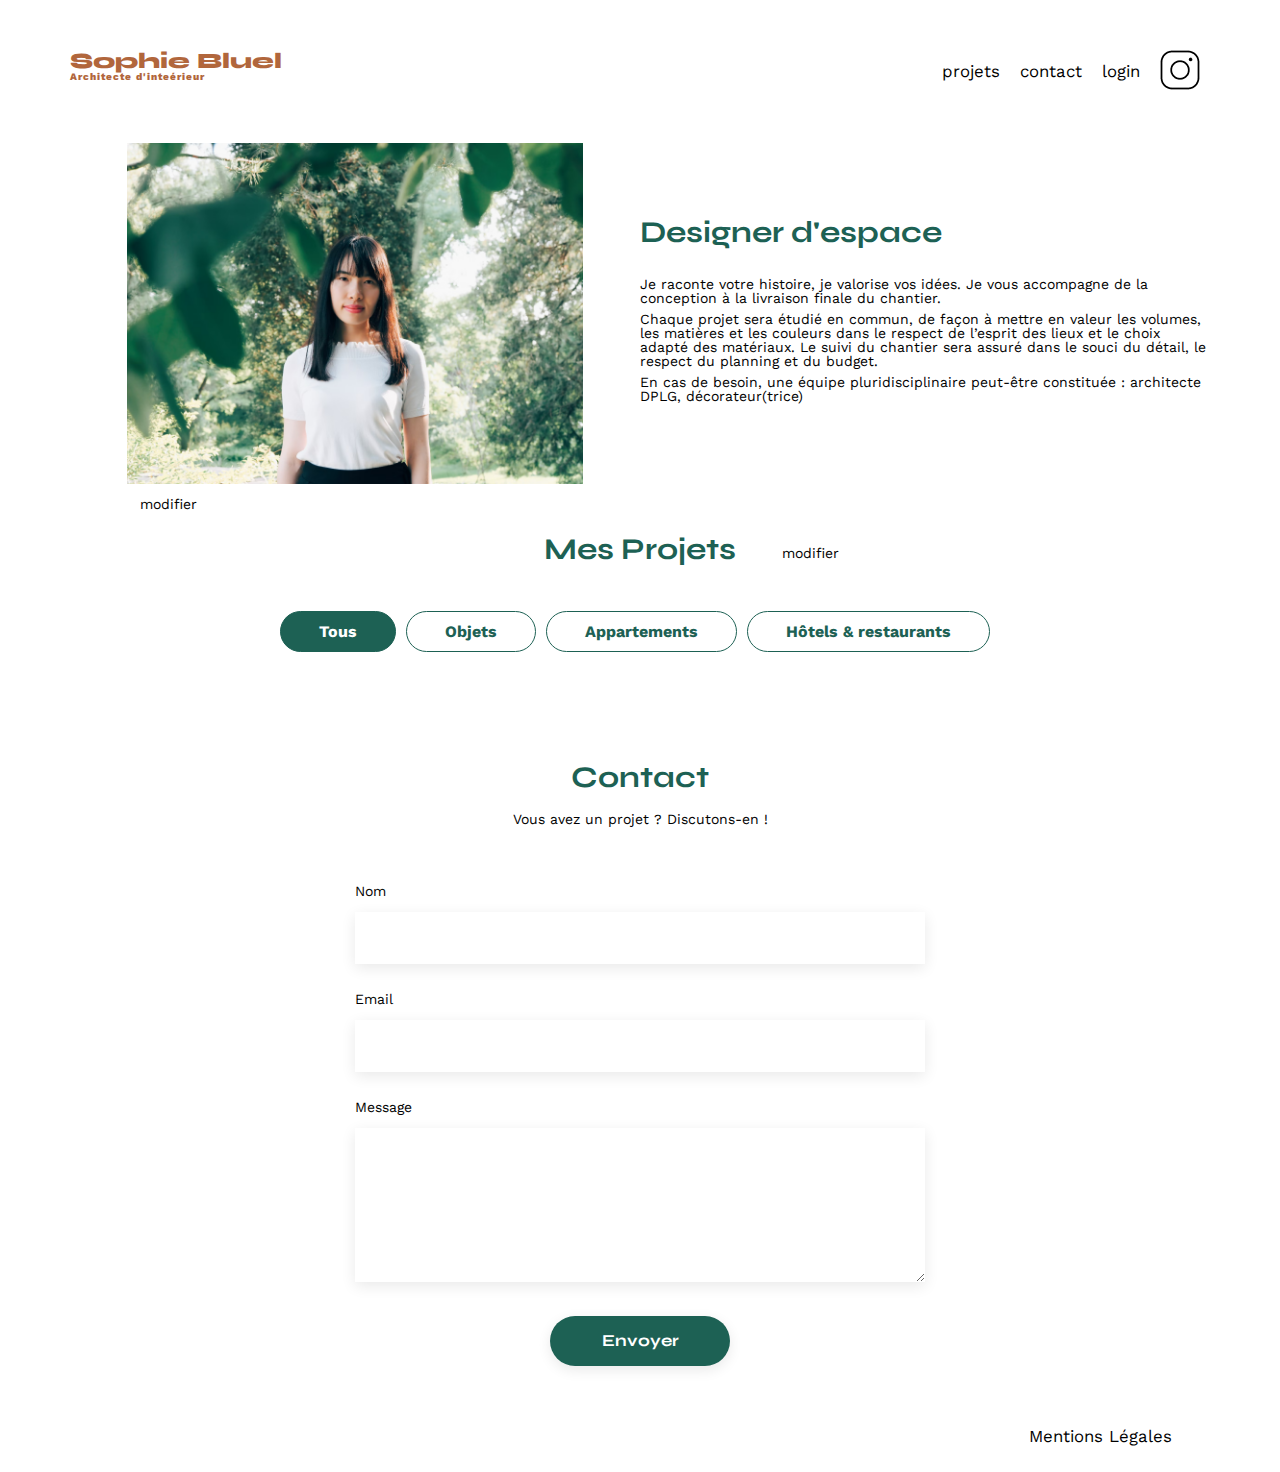
<file: FrontEnd/index.html>
<!DOCTYPE html>
<html lang="fr">
<head>
	<meta charset="UTF-8">
	<title>Sophie Bluel - Architecte d'intérieur</title>
	<meta name="viewport" content="width=device-width, initial-scale=1.0">
	<link rel="preconnect" href="https://fonts.googleapis.com">
	<link rel="preconnect" href="https://fonts.gstatic.com" crossorigin>
	<link href="https://fonts.googleapis.com/css2?family=Syne:wght@700;800&family=Work+Sans&display=swap" rel="stylesheet">
	<meta name="description" content="">
	<link rel="stylesheet" href="./assets/style.css">
	<link rel="stylesheet" href="https://cdnjs.cloudflare.com/ajax/libs/font-awesome/6.4.0/css/all.min.css" integrity="sha512-iecdLmaskl7CVkqkXNQ/ZH/XLlvWZOJyj7Yy7tcenmpD1ypASozpmT/E0iPtmFIB46ZmdtAc9eNBvH0H/ZpiBw==" crossorigin="anonymous" referrerpolicy="no-referrer" />
</head>
<body>
<div class="module no_display">
	<div class="window">
		
		<i class="fa-solid fa-xmark closeModule"></i>

		
		
		<i class="fa-solid fa-arrow-left back_arrow no_display"></i>
		<div class="addphoto_block no_display">
			<p class="title">Ajout photo</p>
			<form id="submit_photo" class="photo_form">
				<div class="photo_drop">
					<input id="photo_input" class="entry1" type="file" required>
					<div class="uploaded_photo_container"></div>
					<i class="fa-regular fa-image img_icon no_photo"></i>
					<p class="addbtn no_photo">+ Ajouter une photo</p>
					<p class="file_type_info no_photo">jpg.png: 4mo max</p>			
				</div>
				<label for="file_title" class="form_title" for="">Titre</label>
				<input id="file_title" class="form_block entry2" type="text" required>
				<label for="file_category" class="form_title" for="">Catégorie</label>
				<select id="file_category" class="form_block entry3" name="" id="">
					<option value=""></option>
				</select>
				<div class="sepationbar"></div>
				<button type="submit" class="btn add_photo_validation_btn">Valider</button>
			</form>
		</div>




		<div class="delphoto_block">
			<p class="title">Galerie photo</p>
			<div class="photo_container">
			</div>
			<div class="sepationbar"></div>
			<div class="btn addPhoto">Ajouter une photo</div>
			<p class="deleteGallery">Supprimer la galerie</p>
		</div>
	</div>
</div>

<div class="adminmode">
	<div class="edition_push"></div>
	<div class="edition_bar">
		<div class="edition_mode">
			<i class="fa-regular fa-pen-to-square edition_icon"></i>
			<p>Mode édition</p>
		</div>
		<button class="btn">publier les changements</button>
	</div>
</div>	



<header>
	<h1>Sophie Bluel <span>Architecte d'inteérieur</span></h1>
	<nav>
		<ul>
			<li>projets</li>
			<li>contact</li>
			<li class="logout_nav no_display">logout</li>
			<li class="login_nav"><a href="logpage.html">login</a></li>
			<li><img src="./assets/icons/instagram.png" alt="Instagram"></li>
		</ul>
	</nav>
</header>
<main>
	<section id="introduction">
		<figure>
			<img src="./assets/images/sophie-bluel.png" alt="">
			<div class="edit_btn edit_btn_photo">
				<i class="fa-regular fa-pen-to-square"></i>
				<p>modifier</p>
			</div>
		</figure>
		<article>
			<h2>Designer d'espace</h2>
			<p>Je raconte votre histoire, je valorise vos idées. Je vous accompagne de la conception à la livraison finale du chantier.</p>
			<p>Chaque projet sera étudié en commun, de façon à mettre en valeur les volumes, les matières et les couleurs dans le respect de l’esprit des lieux et le choix adapté des matériaux. Le suivi du chantier sera assuré dans le souci du détail, le respect du planning et du budget.</p>
			<p>En cas de besoin, une équipe pluridisciplinaire peut-être constituée : architecte DPLG, décorateur(trice)</p>
		</article>
	</section>
	<section id="portfolio">
		<div class="projet_title_container">
			<h2>Mes Projets</h2>
			<div class="edit_btn edit_btn_projet">
				<i class="fa-regular fa-pen-to-square"></i>
				<p>modifier</p>
			</div>
		</div>
		<div class="filter_container">
			<button class="btn btn_all selected">Tous</button>
			<button class="btn btn_objet">Objets</button>
			<button class="btn btn_appartment">Appartements</button>
			<button class="btn btn_hotel">Hôtels & restaurants</button>
		</div>
		<div class="gallery">
		</div>
	</section>
	<section id="contact">
		<h2>Contact</h2>
		<p>Vous avez un projet ? Discutons-en !</p>
		<form action="#" method="post">
			<label for="name">Nom</label>
			<input type="text" name="name" id="name">
			<label for="email">Email</label>
			<input type="email" name="email" id="email">
			<label for="message">Message</label>
			<textarea name="message" id="message" cols="30" rows="10"></textarea>
			<input type="submit" value="Envoyer">
		</form>
	</section>
</main>

<footer>
	<nav>
		<ul>
			<li>Mentions Légales</li>
		</ul>
	</nav>
</footer>
<script src="script.js" type="module"></script>
<script src="administrator-page.js" type="module"></script>
</body>
</html>
</file>
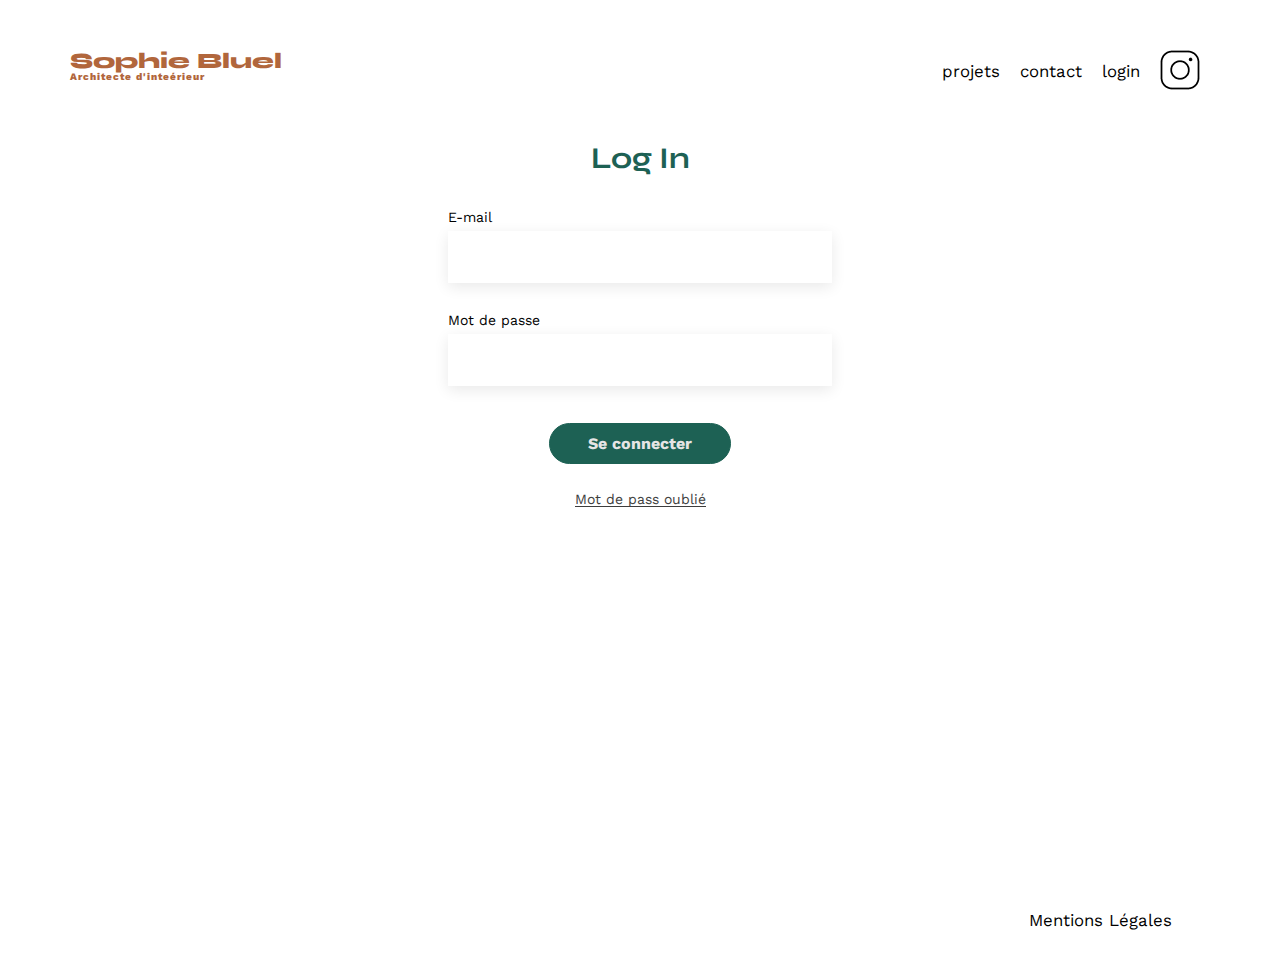
<file: FrontEnd/logpage.html>
<!DOCTYPE html>
<html lang="en">
<head>
	<meta charset="UTF-8">
	<title>Sophie Bluel - Connexion</title>
	<meta name="viewport" content="width=device-width, initial-scale=1.0">
	<link rel="preconnect" href="https://fonts.googleapis.com">
	<link rel="preconnect" href="https://fonts.gstatic.com" crossorigin>
	<link href="https://fonts.googleapis.com/css2?family=Syne:wght@700;800&family=Work+Sans&display=swap" rel="stylesheet">
	<meta name="description" content="">
	<link rel="stylesheet" href="./assets/style.css">
    <link rel="stylesheet" href="./assets/logstyle.css">
</head>
<body>
<header class="menu_header">
    <h1>Sophie Bluel <span>Architecte d'inteérieur</span></h1>
    <nav>
        <ul>
            <li>projets</li>
            <li>contact</li>
            <li><a href="logpage.html">login</a></li>
            <li><img src="./assets/icons/instagram.png" alt="Instagram"></li>
        </ul>
    </nav>
</header>

<main>
    
    <div class="login_menu">
        <h2 class="title">Log In</h2>
        <form id="logForm">
            <label for="email">E-mail</label>
            <input type="email" id="email" name="email" required>
            <label for="password">Mot de passe</label>
            <input type="password" id="password" name="password" required>
            <button type="submit" class="btn login_button">Se connecter</button>
        </form>
        <a class="forgotten_password" href="#">Mot de pass oublié</a>
    </div>    

</main>

<footer>
	<nav>
		<ul>
			<li>Mentions Légales</li>
		</ul>
	</nav>
</footer>
<script src="login.js"></script>
</body>
</html>
</file>
<file: FrontEnd/assets/logstyle.css>
.login_menu {
    width: fit-content;
    margin: auto;
    display: flex;
    flex-direction: column;
}

.login_menu .title {
    text-align: center;
    margin-bottom: 37px;
}
.login_menu form {
    display: flex;
    flex-direction: column;
}
#email {
    margin-bottom: 30px;
}
#password {
    margin-bottom: 37px;
}
.login_menu label {
    margin-bottom: 7px;
}
.login_menu input {
    height: 50px;
    width: 380px;
    border: none;
    box-shadow: 0px 4px 14px rgba(0, 0, 0, 0.09);
}
.login_menu .btn {
    margin-top: 17px;
    color: #E5E5E5;
    background-color: #1D6154;
    margin: 0 auto 28px auto;
}
.login_menu .forgotten_password {
    margin: auto;
    border-bottom: solid #3D3D3D 1px;
    color: #3D3D3D;
}

footer {
    height: 50vh;
    display: flex;
    align-items: end;
    justify-content: flex-end;
}
</file>
<file: FrontEnd/assets/style.css>
/* http://meyerweb.com/eric/tools/css/reset/
   v2.0 | 20110126
   License: none (public domain)
*/

html, body, div, span, applet, object, iframe,
h1, h2, h3, h4, h5, h6, p, blockquote, pre,
a, abbr, acronym, address, big, cite, code,
del, dfn, em, img, ins, kbd, q, s, samp,
small, strike, strong, sub, sup, tt, var,
b, u, i, center,
dl, dt, dd, ol, ul, li,
fieldset, form, label, legend,
table, caption, tbody, tfoot, thead, tr, th, td,
article, aside, canvas, details, embed,
figure, figcaption, footer, header, hgroup,
menu, nav, output, ruby, section, summary,
time, mark, audio, video {
	margin: 0;
	padding: 0;
	border: 0;
	font-size: 100%;
	font: inherit;
	vertical-align: baseline;
}
/* HTML5 display-role reset for older browsers */
article, aside, details, figcaption, figure,
footer, header, hgroup, menu, nav, section {
	display: block;
}
body {
	line-height: 1;
}
ol, ul {
	list-style: none;
}
blockquote, q {
	quotes: none;
}
blockquote:before, blockquote:after,
q:before, q:after {
	content: '';
	content: none;
}
table {
	border-collapse: collapse;
	border-spacing: 0;
}
/** end reset css**/
body {
	max-width: 1140px;
	margin:auto;
	font-family: 'Work Sans' ;
	font-size: 14px;
}
header {
	display: flex;
	justify-content: space-between;
	margin: 50px 0
}
section {
	margin: 50px 0
}

h1{
	display: flex;
	flex-direction: column;
	font-family: 'Syne';
	font-size: 22px;
	font-weight: 800;
	color: #B1663C
}

h1 > span {
	font-family: 'Work Sans';
	font-size:10px;
	letter-spacing: 0.1em;
;
}

h2{
	font-family: 'Syne';
	font-weight: 700;
	font-size: 30px;
	color: #1D6154
}
nav ul {
	display: flex;
	align-items: center;
	list-style-type: none;

}
nav li {
	padding: 0 10px;
	font-size: 1.2em;
}

li:hover {
	color: #B1663C;
	cursor: pointer;
}
li a:hover  {
	color: #B1663C;
}
#introduction {
	display: flex;
	align-items: center;
}
#introduction figure {
	flex: 1
}
#introduction img {
	display: block;
	margin: auto;
	width: 80%;
}

#introduction article {
	flex: 1
}
#introduction h2 {
	margin-bottom: 1em;
}

#introduction p {
	margin-bottom: 0.5em;
}
#portfolio h2 {
	text-align: center;
	margin-bottom: 1em;
}
.gallery {
	width: 100%;
	display: grid;
	grid-template-columns: 1fr 1fr 1fr;
	grid-column-gap: 20px;
	grid-row-gap: 20px;
}

.gallery img {
	width: 100%;

}
#contact {
	width: 50%;
margin: auto;
}
#contact > * {
	text-align: center;

}
#contact h2{
	margin-bottom: 20px;
}
#contact form {
	text-align: left;
	margin-top:30px;
	display: flex;
	flex-direction: column;
}

#contact input {
	height: 50px;
	font-size: 1.2em;
	border: none;
	box-shadow: 0px 4px 14px rgba(0, 0, 0, 0.09);
}
#contact label {
	margin: 2em 0 1em 0;
}
#contact textarea {
	border: none;
	box-shadow: 0px 4px 14px rgba(0, 0, 0, 0.09);
}

input[type="submit"]{
	font-family: 'Syne';
	font-weight: 700;
	color: white;
	background-color: #1D6154;
	margin : 2em auto ;
	width: 180px;
	text-align: center;
	border-radius: 60px ;
}

footer nav ul {
	display: flex;
	justify-content: flex-end;
	margin: 2em
}
.btn {
    padding: 10px 38px;
    margin-top: 17px;
    color: #1D6154;
    border: 1px solid #1D6154;
    border-radius: 60px;
    background-color: transparent;
    width: fit-content;
    font-family: "Work Sans";
    font-size: 16px;
	font-weight: 700;
}
.filter_container {
	display: flex;
	justify-content: center;
	margin-bottom: 60px;
}
.filter_container .btn {
	margin-right: 10px;
}
.filter_container .selected {
	color: white;
	background-color: #1D6154;
}
.filter_container:last-child {
	margin-right: 0;
}
a {
	text-decoration: none;
	color: black;
}




/*** EDITION BAR ***/
.edition_bar {
	justify-content: center;
	align-items: center;
	width: 100vw;
	background-color: black;
	position: fixed;
	z-index: 1000;
	top: 0;
	left: 0;
	display: flex;
	padding: 10px 0;
}
.edition_bar .btn {
	margin-top: 0;
	color: black;
	border: white;
	background-color: white;
	margin-left: 13px;
}
.edition_mode {
	display: flex;
	align-items: baseline;
}
.edition_bar .edition_mode i, .edition_mode p{
	color: white;
	font-size: 16px;
	margin-right: 9px;
}
.edition_push {
	height: 50px;
}



.no_display {
	display: none!important;
}



/**** MODULE ****/

.module {
	top: 0;
	left: 0;
	height: 100vh;
	position: fixed;
	z-index: 99;
	width: 100vw;
	background: rgba(0, 0, 0, 0.5);
	display: flex;
	justify-content: center;
	align-items: center;
}
.module .window {
	box-sizing: border-box;
	width: 630px;
	background-color: white;
	text-align: center;
	display: flex;
	flex-direction: column;
	align-items: center;
	padding: 60px 100px 50px 100px;
	border-radius: 10px;
	margin-top: 50px;
}
.window .title {
	color: black;
	font-size: 26px;
	font-weight: 400;
	font-size: "Work Sans";
	margin-bottom: 46px;
}
.window .sepationbar {
	height: 2px;
	width: 100%;
	background-color: #b3b3b3;
	margin: 38px 0;
}
.module .window .photo_container {
	display: flex;
	gap: 10px;
	flex-flow: row wrap;
	object-fit:scale-down;
}
.module .window .photo_container figure img {
	height: 110px;
	width: 78px;
	overflow: hidden;
}
.module .window .photo_container figure {
	margin-bottom: 10px;
	text-align: start;
}

.window .btn {
	margin: 0 auto 23px auto;
	background-color: #1D6154;
	color: white;
	font-weight: 700px;
	padding: 10px 60px;
	font-family: "Syne";
	font-size: 14px;
}
.window .deleteGallery {
	color: #D65353;
}
.closeModule {
	font-size: 20px;
	padding: 3px;
	position: relative;
	top: -35px;
	left: 280px;
}



.trashIconContainer {
	height: 17px;
	width: 17px;
	background-color: black;
	border-radius: 2px;
	display: flex;
	justify-content: center;
	align-items: center;
	position: relative;
	top: 4px;
	left: 57px;
	margin-bottom: -17px;
}

.trashIconContainer .trashIcon {
	color: white;
	font-size: 9px;
} 

.addphoto_block .photo_drop {
	text-align: center;
}

.addphoto_block .photo_drop{
	width: 420px;
	background: #E8F1F7;
	border-radius: 3px;
	margin-bottom: 30px;
}
.addphoto_block .photo_drop .img_icon {
	font-size: 46px;
	color: #B9C5CC;
	margin: 28px 0 21px 0;
}
.addphoto_block .photo_drop .addbtn {
	border-radius: 50px;
	padding: 10px 33px;
	font-family: "Work Sans";
	font-weight: 500;
	font-size: 14px;
	line-height: 17px;
	color: #306685;
	background: #CBD6DC;
	width: fit-content;
	margin: 0 auto 7px auto;
}
.addphoto_block .photo_drop .file_type_info {
	font-family: "Work Sans";
	font-size: 10px;
	font-weight: 400;
	line-height: 12px;
	letter-spacing: 0em;
	color: #444444;
	padding-bottom: 19px;
	display: block;
}
.addphoto_block .photo_form {
	display: flex;
	flex-direction: column;
	text-align: start;
	box-sizing: border-box;
}
.addphoto_block .photo_form .entry2 {
	margin-bottom: 21px;
}

.addphoto_block .photo_form .form_title {
	font-family: "Work Sans";
	font-size: 14px;
	font-weight: 500;
	line-height: 16px;
	letter-spacing: 0em;
	color: #3D3D3D;
	margin-bottom: 10px;
}
.addphoto_block .photo_form .form_block {
	background: #FFFFFF;
	box-shadow: 0px 4px 14px rgba(0, 0, 0, 0.09);
	height: 51px;
	border: none;
}

.addphoto_block .btn {
	font-family: "Syne";
	font-size: 14px;
	font-weight: 700;
	line-height: 17px;
	letter-spacing: 0em;
	background: #A7A7A7;
	border-radius: 60px;
	border: none;
	padding: 10px 80px;
	margin: auto;
}

.addphoto_block .selected {
	color: white;
	background: #1D6154;
}

.window .back_arrow {
	font-size: 18px;
	position: relative;
	top: -58px;
	left: -276px;
}



#photo_input {
	display: block;
	position: absolute;
	width: 420px;
	height: 170px;
	opacity: 0;
}




.uploadedImg {
	height: 170px;
	width: 130px;
	margin-bottom: -2px;
	object-fit: cover;
}

.edit_btn {
	display: flex;
	justify-content: center;
	align-items: center;
	width: fit-content;
}
.edit_btn p {
	font-family: 'Work Sans';
	font-style: normal;
	font-weight: 400;
	font-size: 14px;
	line-height: 16px;
}
.edit_btn i {
	margin-right: 8px;
}

figure .edit_btn_photo {
	height: 0;
	width: 0;
	position: relative;
	top: 20px;
	left: 94px;
}
.edit_btn_projet:hover, .addPhoto, .closeModule, .login_button {
	cursor: pointer;
}
figure .edit_btn_photo p {
	margin: 0!important;
}

.projet_title_container {
	display: flex;
	justify-content: center;
}
.projet_title_container .edit_btn {
	position: relative;
	width: 0px;
	height: 0px;
	top: 19px;
	left: 70px;
}

.addmargin {
	margin-bottom: 62px!important;
}
</file>
